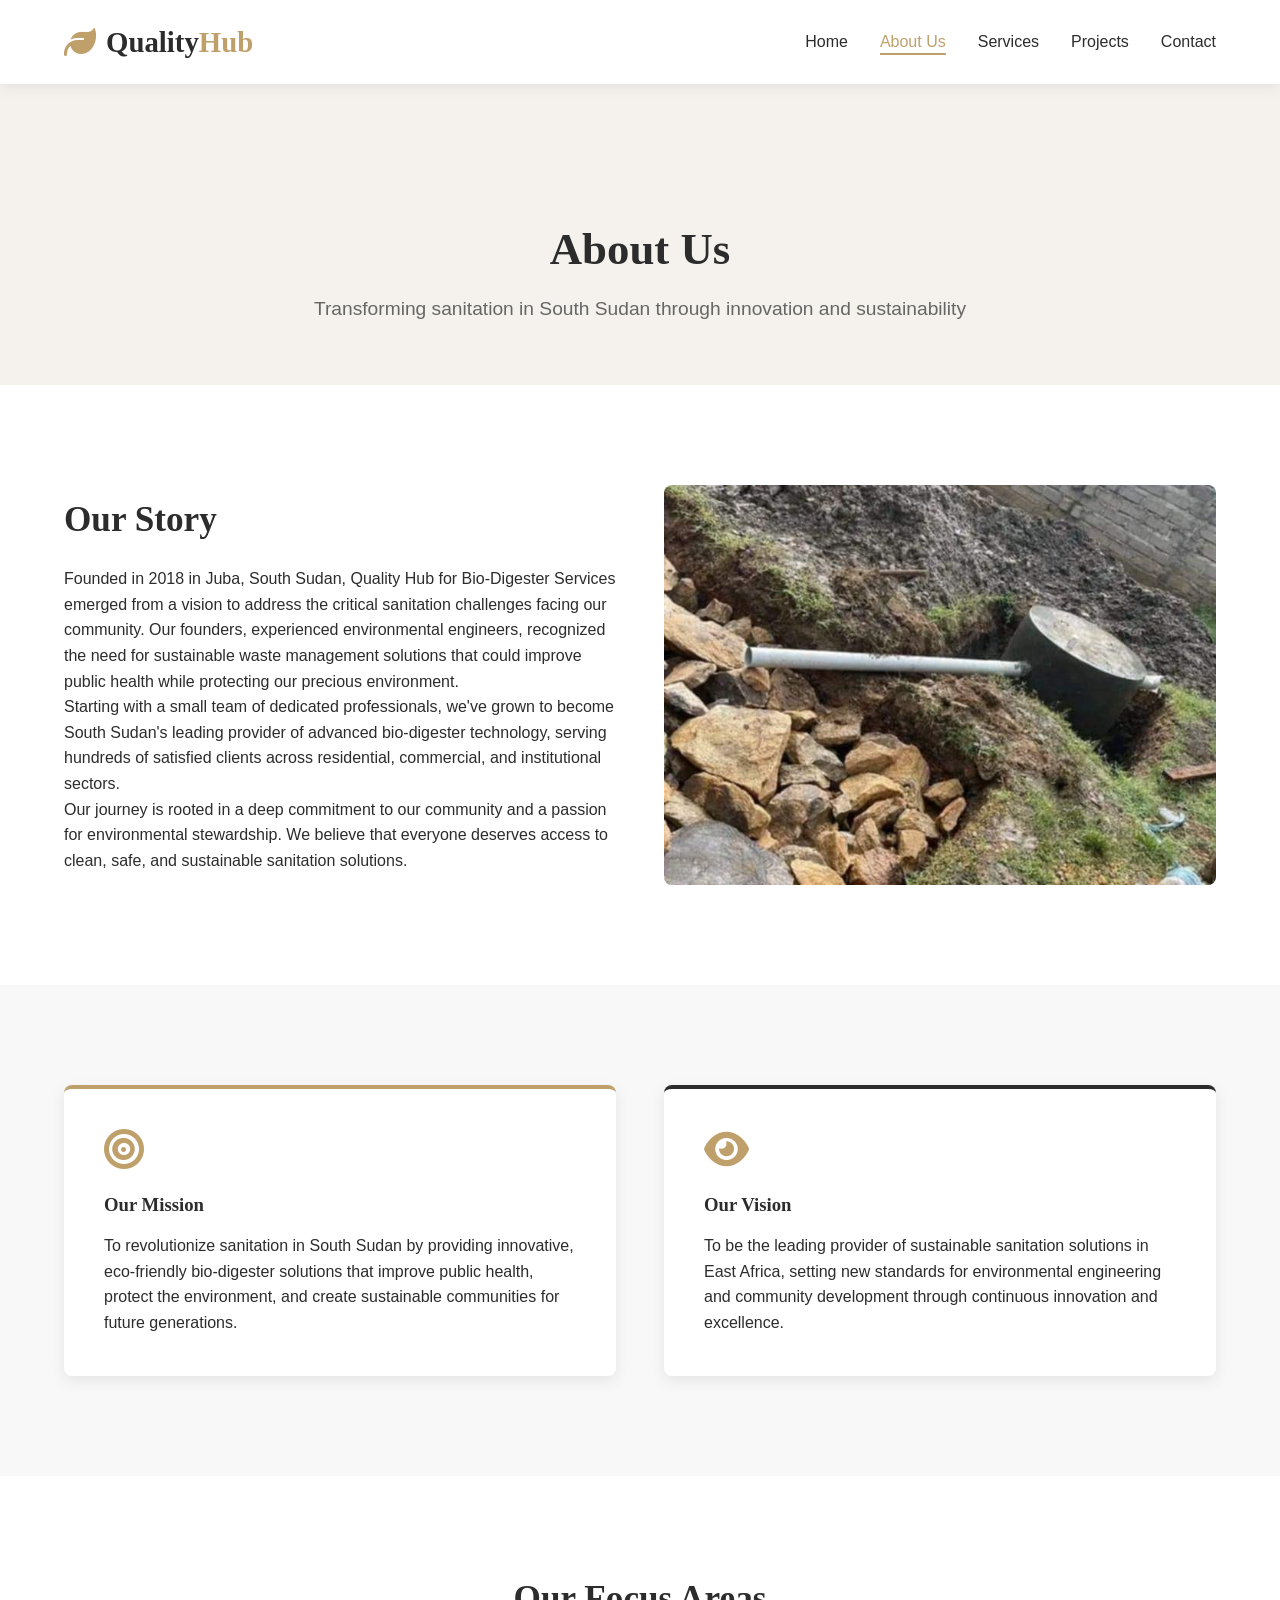
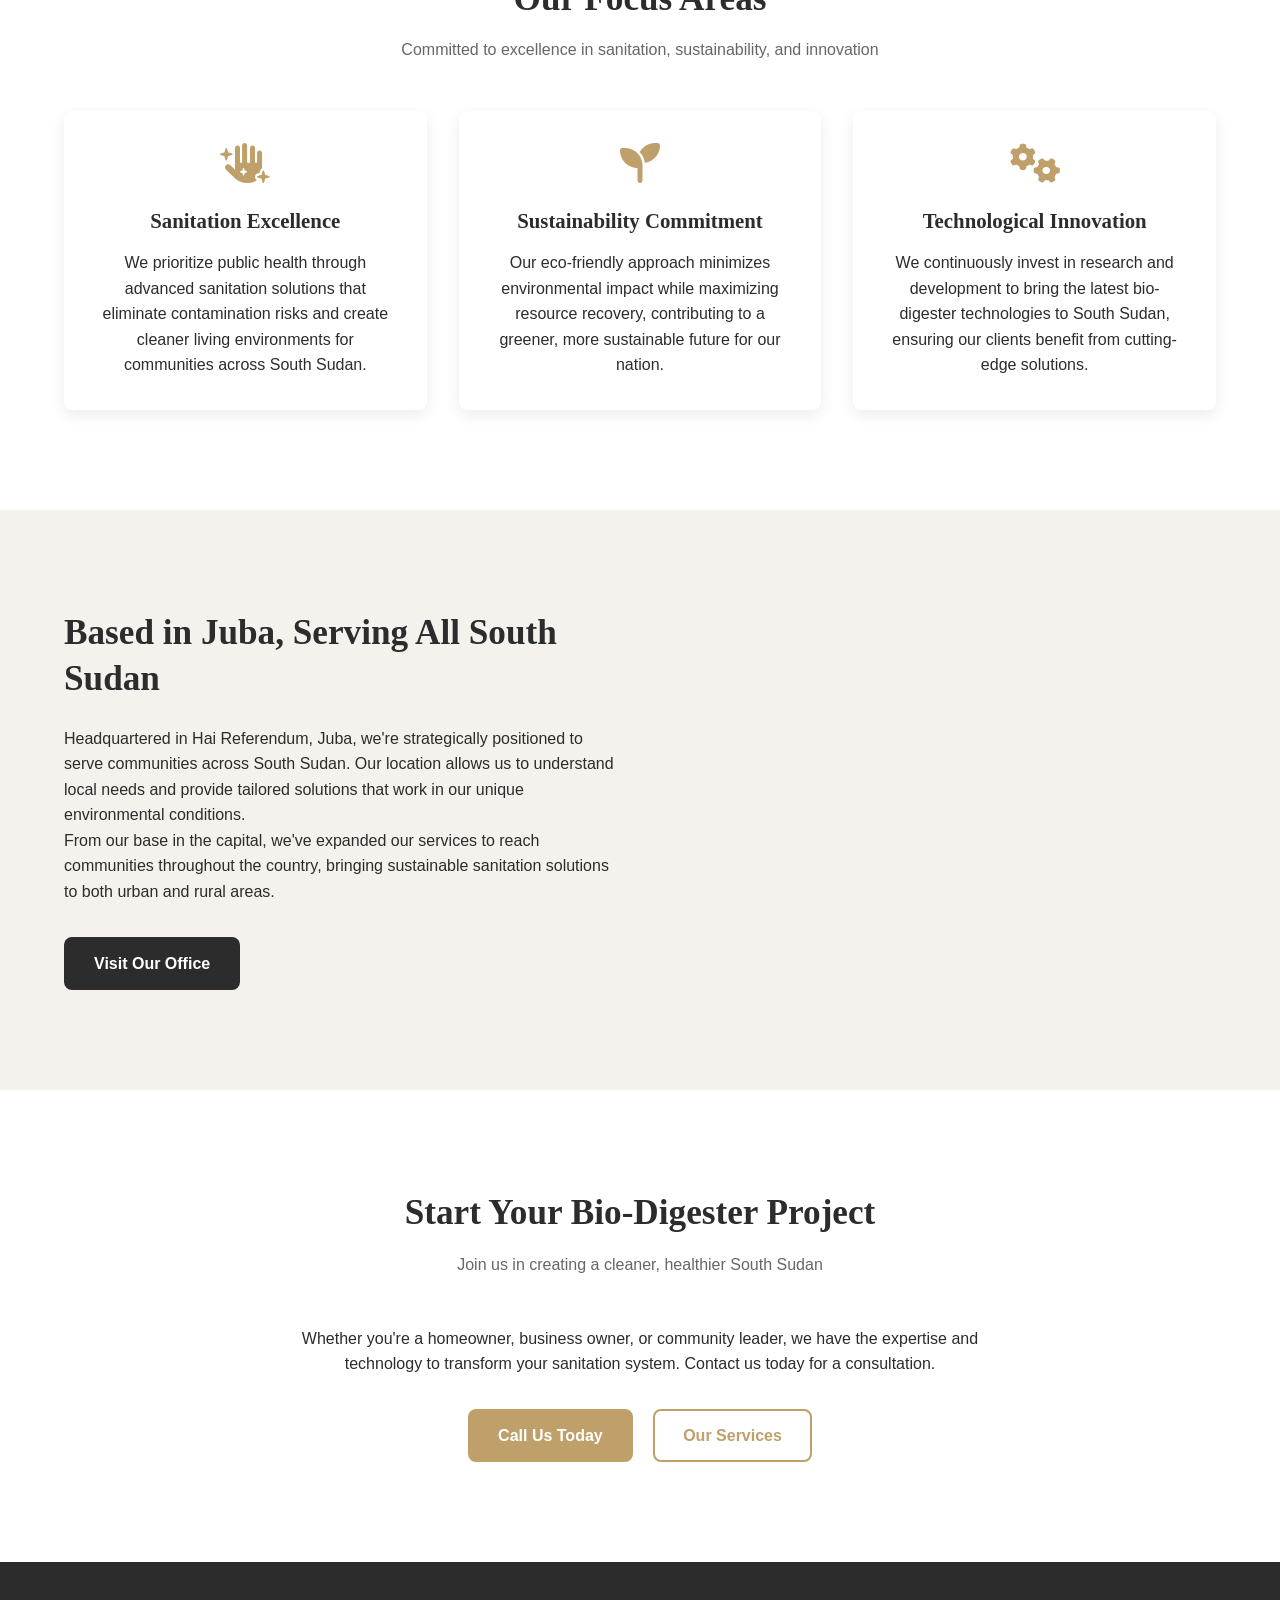
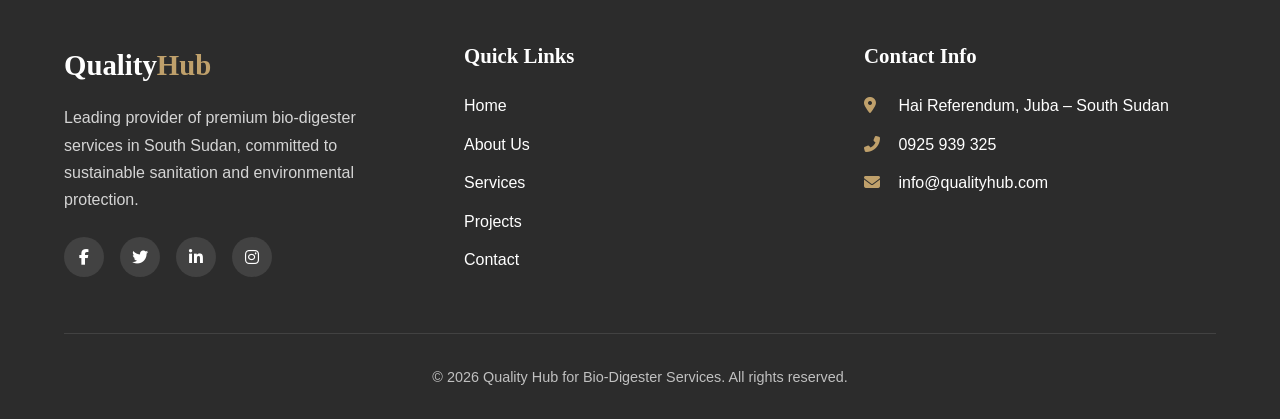
<file: about.html>
<!DOCTYPE html>
<html lang="en">
<head>
    <meta charset="UTF-8">
    <meta name="viewport" content="width=device-width, initial-scale=1.0">
    <title>About Us | Quality Hub for Bio-Digester Services</title>
    <link rel="stylesheet" href="style.css">
    <link rel="stylesheet" href="https://cdnjs.cloudflare.com/ajax/libs/font-awesome/6.4.0/css/all.min.css">
    <link href="https://fonts.googleapis.com/css2?family=Poppins:wght@300;400;500;600;700&family=Inter:wght@300;400;500;600;700&display=swap" rel="stylesheet">
</head>
<body>
    <!-- Header -->
    <header>
        <div class="container">
            <div class="header-content">
                <a href="index.html" class="logo">
                    <i class="fas fa-leaf logo-icon"></i>
                    <div class="logo-text">Quality<span>Hub</span></div>
                </a>
                <div class="mobile-menu-btn">
                    <i class="fas fa-bars"></i>
                </div>
                <nav>
                    <ul>
                        <li><a href="index.html">Home</a></li>
                        <li><a href="about.html" class="active">About Us</a></li>
                        <li><a href="services.html">Services</a></li>
                        <li><a href="projects.html">Projects</a></li>
                        <li><a href="contact.html">Contact</a></li>
                    </ul>
                </nav>
            </div>
        </div>
    </header>

    <!-- Page Header -->
    <section class="page-header">
        <div class="container">
            <h1>About Us</h1>
            <p>Transforming sanitation in South Sudan through innovation and sustainability</p>
        </div>
    </section>

    <!-- Company Background -->
    <section class="about">
        <div class="container">
            <div class="about-content">
                <div class="about-text">
                    <h2>Our Story</h2>
                    <p>Founded in 2018 in Juba, South Sudan, Quality Hub for Bio-Digester Services emerged from a vision to address the critical sanitation challenges facing our community. Our founders, experienced environmental engineers, recognized the need for sustainable waste management solutions that could improve public health while protecting our precious environment.</p>
                    <p>Starting with a small team of dedicated professionals, we've grown to become South Sudan's leading provider of advanced bio-digester technology, serving hundreds of satisfied clients across residential, commercial, and institutional sectors.</p>
                    <p>Our journey is rooted in a deep commitment to our community and a passion for environmental stewardship. We believe that everyone deserves access to clean, safe, and sustainable sanitation solutions.</p>
                </div>
                <div class="about-image">
                    <div style="height: 400px; border-radius: var(--border-radius); background-image: url('assets/aquali.jpg'); background-size: cover; background-position: center;"></div>
                </div>
            </div>
        </div>
    </section>

    <!-- Mission & Vision -->
    <section class="about-mission">
        <div class="container">
            <div class="mission-vision-grid">
                <div class="mission-card">
                    <i class="fas fa-bullseye"></i>
                    <h3>Our Mission</h3>
                    <p>To revolutionize sanitation in South Sudan by providing innovative, eco-friendly bio-digester solutions that improve public health, protect the environment, and create sustainable communities for future generations.</p>
                </div>
                <div class="vision-card">
                    <i class="fas fa-eye"></i>
                    <h3>Our Vision</h3>
                    <p>To be the leading provider of sustainable sanitation solutions in East Africa, setting new standards for environmental engineering and community development through continuous innovation and excellence.</p>
                </div>
            </div>
        </div>
    </section>

    <!-- Focus Areas -->
    <section class="about">
        <div class="container">
            <div class="section-title">
                <h2>Our Focus Areas</h2>
                <p>Committed to excellence in sanitation, sustainability, and innovation</p>
            </div>
            <div class="why-choose-grid">
                <div class="choose-card">
                    <i class="fas fa-hand-sparkles"></i>
                    <h3>Sanitation Excellence</h3>
                    <p>We prioritize public health through advanced sanitation solutions that eliminate contamination risks and create cleaner living environments for communities across South Sudan.</p>
                </div>
                <div class="choose-card">
                    <i class="fas fa-seedling"></i>
                    <h3>Sustainability Commitment</h3>
                    <p>Our eco-friendly approach minimizes environmental impact while maximizing resource recovery, contributing to a greener, more sustainable future for our nation.</p>
                </div>
                <div class="choose-card">
                    <i class="fas fa-cogs"></i>
                    <h3>Technological Innovation</h3>
                    <p>We continuously invest in research and development to bring the latest bio-digester technologies to South Sudan, ensuring our clients benefit from cutting-edge solutions.</p>
                </div>
            </div>
        </div>
    </section>

    <!-- Location Section -->
    <section class="trust-section">
        <div class="container">
            <div class="about-content">
                <div class="about-text">
                    <h2>Based in Juba, Serving All South Sudan</h2>
                    <p>Headquartered in Hai Referendum, Juba, we're strategically positioned to serve communities across South Sudan. Our location allows us to understand local needs and provide tailored solutions that work in our unique environmental conditions.</p>
                    <p>From our base in the capital, we've expanded our services to reach communities throughout the country, bringing sustainable sanitation solutions to both urban and rural areas.</p>
                    <div style="margin-top: 2rem;">
                        <a href="contact.html" class="btn btn-accent">Visit Our Office</a>
                    </div>
                </div>
                <div class="about-image">
                    <div style="height: 300px; border-radius: var(--border-radius); background-image: url('https://images.unsplash.com/photo-1523480717984-24cba35ae1eb?ixlib=rb-4.0.3&auto=format&fit=crop&w=2070&q=80'); background-size: cover; background-position: center;"></div>
                </div>
            </div>
        </div>
    </section>

    <!-- CTA Section -->
    <section class="about">
        <div class="container">
            <div class="section-title">
                <h2>Start Your Bio-Digester Project</h2>
                <p>Join us in creating a cleaner, healthier South Sudan</p>
            </div>
            <div class="text-center">
                <p style="max-width: 700px; margin: 0 auto 2rem;">Whether you're a homeowner, business owner, or community leader, we have the expertise and technology to transform your sanitation system. Contact us today for a consultation.</p>
                <div>
                    <a href="contact.html" class="btn" style="margin-right: 1rem;">Call Us Today</a>
                    <a href="services.html" class="btn btn-outline">Our Services</a>
                </div>
            </div>
        </div>
    </section>

    <!-- Footer -->
    <footer>
        <div class="container">
            <div class="footer-container">
                <div class="footer-about">
                    <div class="footer-logo">Quality<span>Hub</span></div>
                    <p>Leading provider of premium bio-digester services in South Sudan, committed to sustainable sanitation and environmental protection.</p>
                    <div class="social-icons">
                        <a href="#" class="social-icon"><i class="fab fa-facebook-f"></i></a>
                        <a href="#" class="social-icon"><i class="fab fa-twitter"></i></a>
                        <a href="#" class="social-icon"><i class="fab fa-linkedin-in"></i></a>
                        <a href="#" class="social-icon"><i class="fab fa-instagram"></i></a>
                    </div>
                </div>
                <div class="footer-links">
                    <h4>Quick Links</h4>
                    <ul>
                        <li><a href="index.html">Home</a></li>
                        <li><a href="about.html">About Us</a></li>
                        <li><a href="services.html">Services</a></li>
                        <li><a href="projects.html">Projects</a></li>
                        <li><a href="contact.html">Contact</a></li>
                    </ul>
                </div>
                <div class="footer-contact">
                    <h4>Contact Info</h4>
                    <ul>
                        <li><i class="fas fa-map-marker-alt"></i> Hai Referendum, Juba – South Sudan</li>
                        <li><i class="fas fa-phone-alt"></i> 0925 939 325</li>
                        <li><i class="fas fa-envelope"></i> info@qualityhub.com</li>
                    </ul>
                </div>
            </div>
            <div class="copyright">
                <p>&copy; 2026 Quality Hub for Bio-Digester Services. All rights reserved.</p>
            </div>
        </div>
    </footer>

    <script src="script.js"></script>
</body>
</html>
</file>
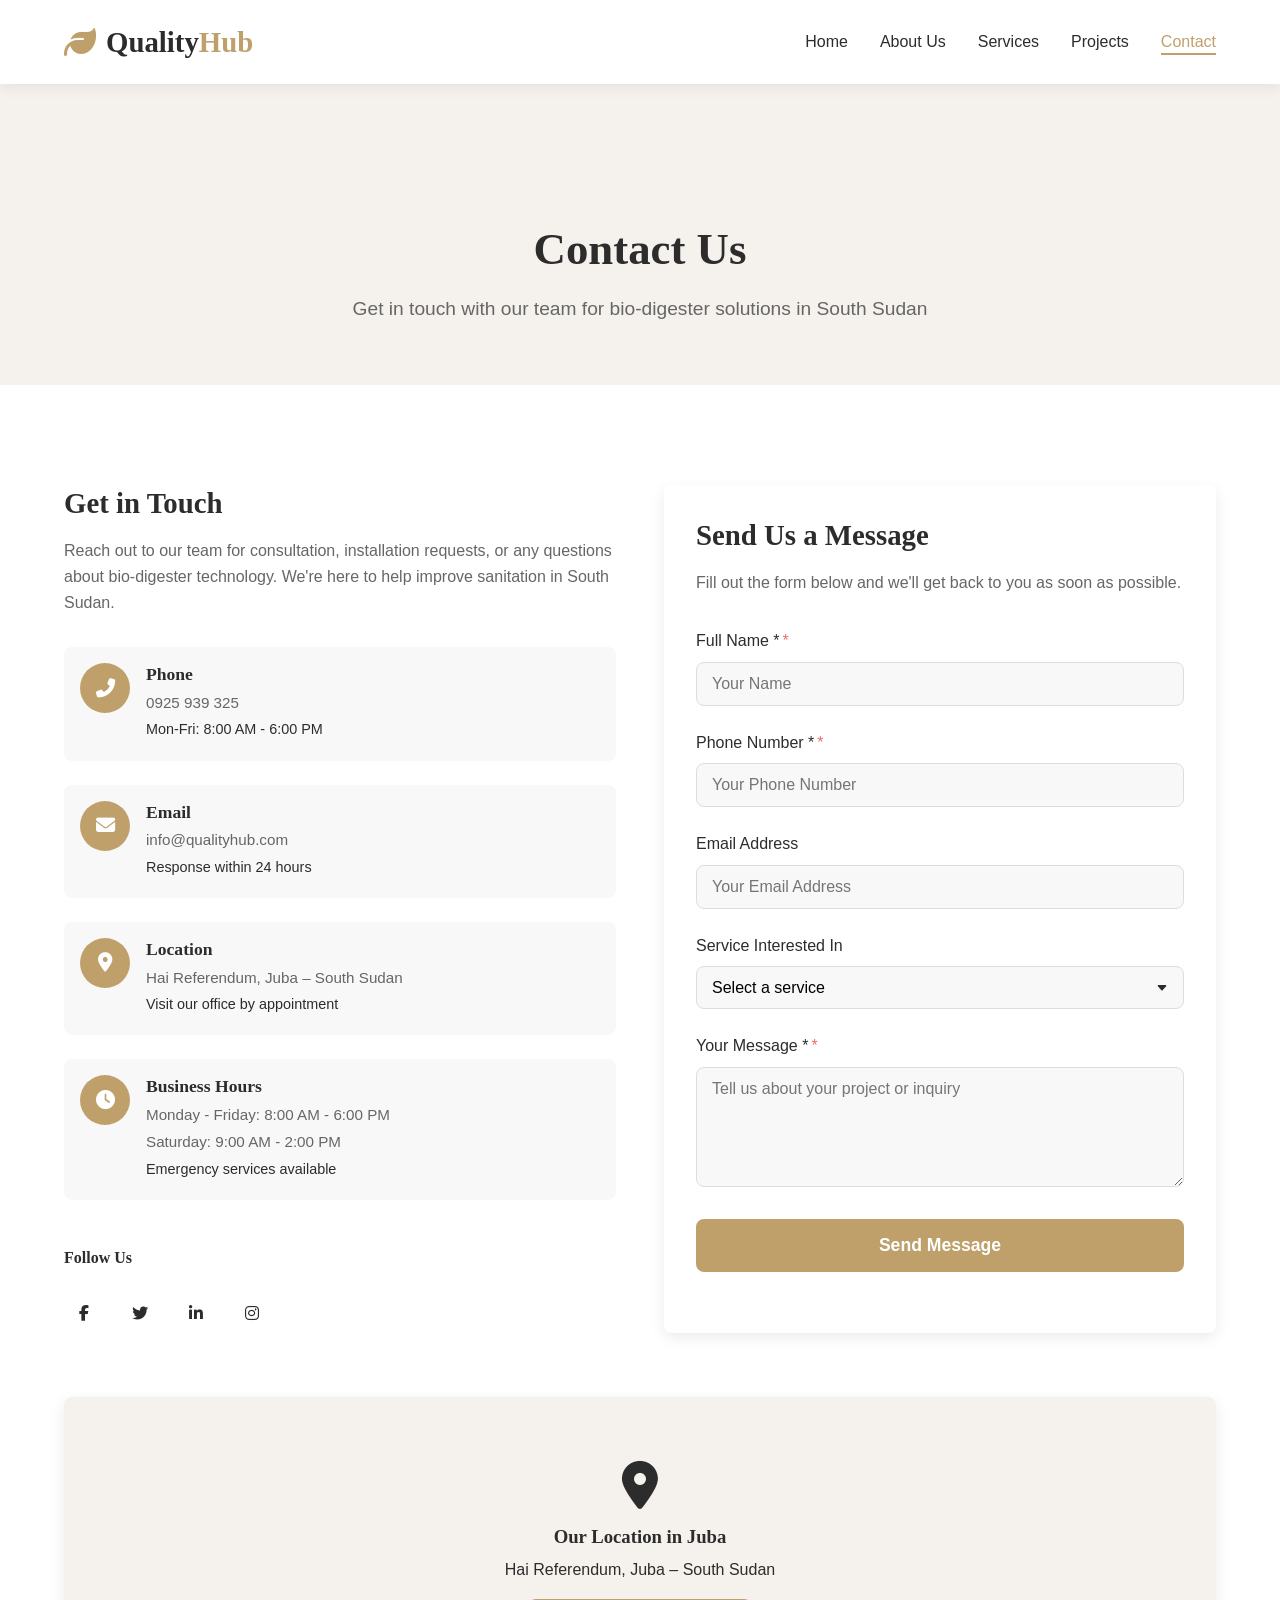
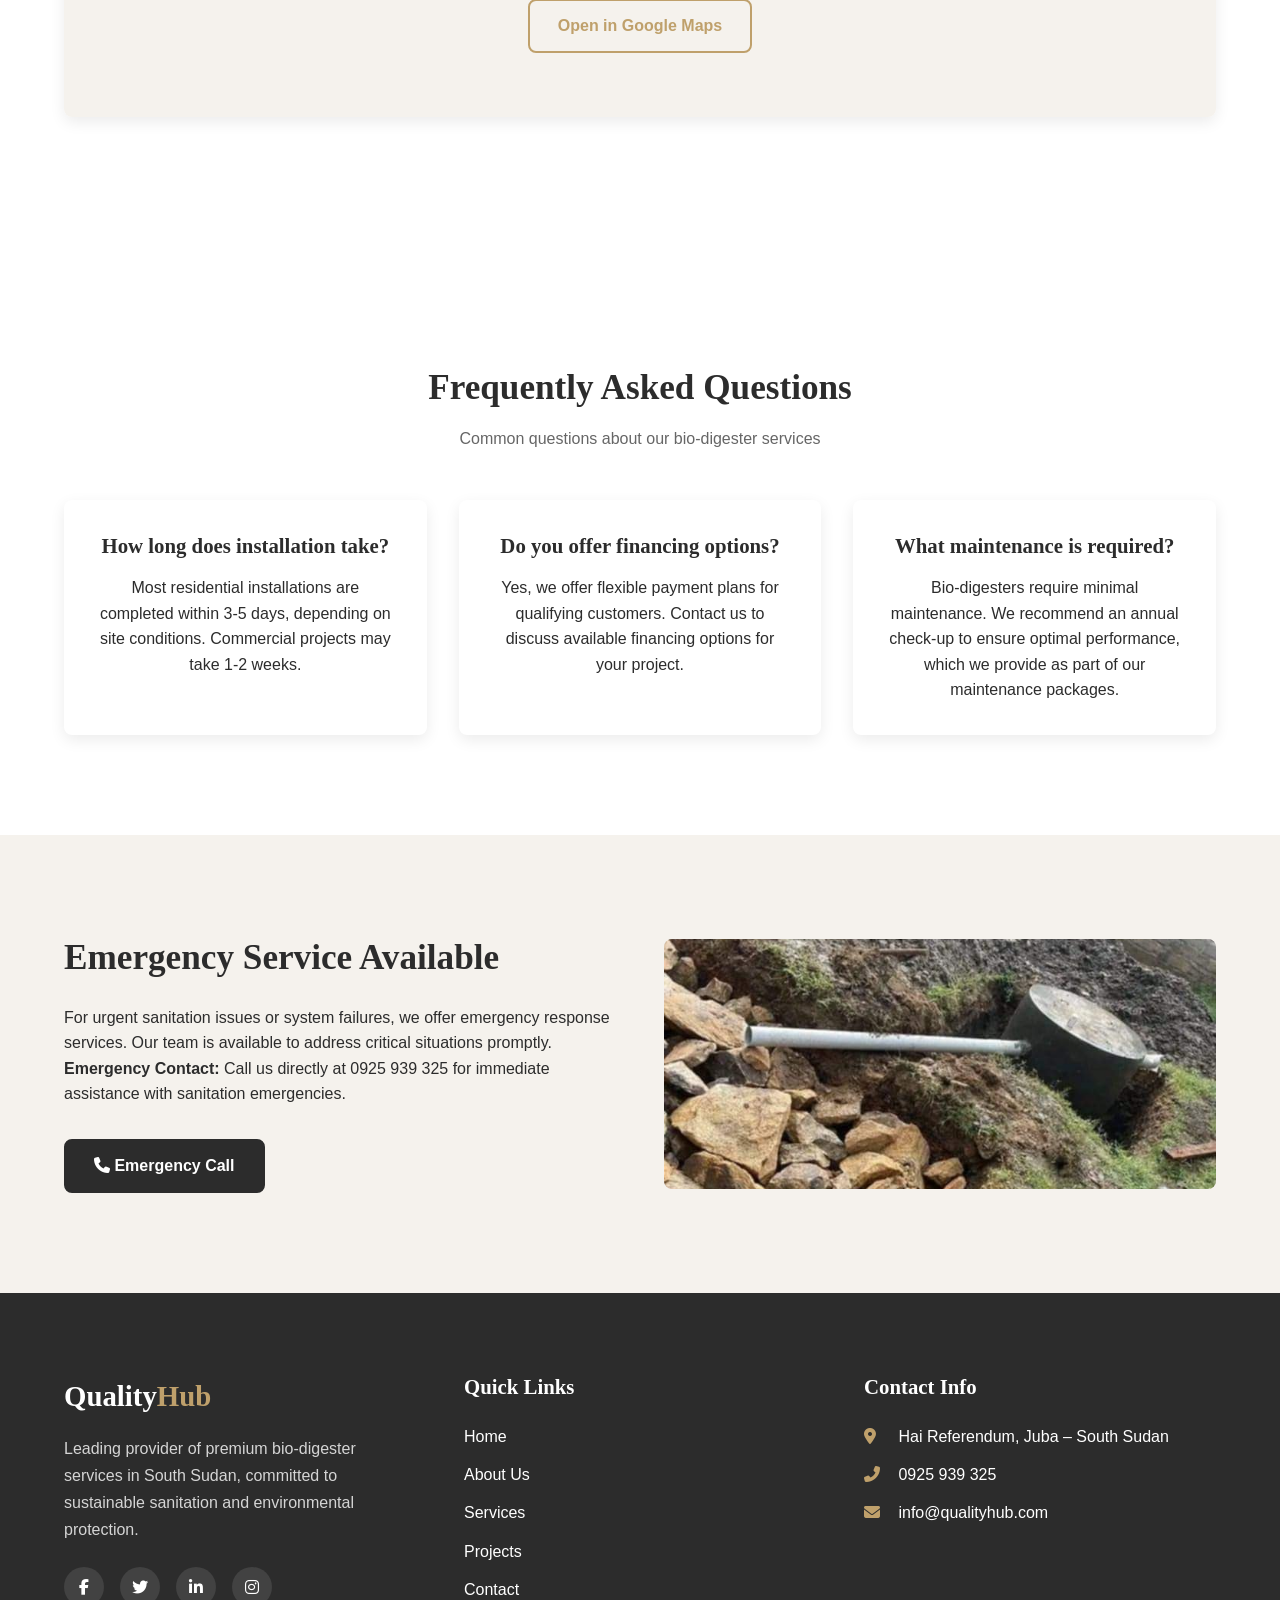
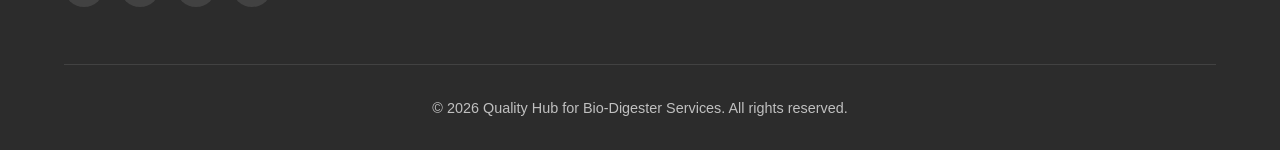
<file: contact.html>
<!DOCTYPE html>
<html lang="en">
<head>
    <meta charset="UTF-8">
    <meta name="viewport" content="width=device-width, initial-scale=1.0">
    <title>Contact Us | Quality Hub for Bio-Digester Services</title>
    <link rel="stylesheet" href="style.css">
    <link rel="stylesheet" href="https://cdnjs.cloudflare.com/ajax/libs/font-awesome/6.4.0/css/all.min.css">
    <link href="https://fonts.googleapis.com/css2?family=Poppins:wght@300;400;500;600;700&family=Inter:wght@300;400;500;600;700&display=swap" rel="stylesheet">
</head>
<body>
    <!-- Header -->
    <header>
        <div class="container">
            <div class="header-content">
                <a href="index.html" class="logo">
                    <i class="fas fa-leaf logo-icon"></i>
                    <div class="logo-text">Quality<span>Hub</span></div>
                </a>
                <div class="mobile-menu-btn">
                    <i class="fas fa-bars"></i>
                </div>
                <nav>
                    <ul>
                        <li><a href="index.html">Home</a></li>
                        <li><a href="about.html">About Us</a></li>
                        <li><a href="services.html">Services</a></li>
                        <li><a href="projects.html">Projects</a></li>
                        <li><a href="contact.html" class="active">Contact</a></li>
                    </ul>
                </nav>
            </div>
        </div>
    </header>

    <!-- Page Header -->
    <section class="page-header">
        <div class="container">
            <h1>Contact Us</h1>
            <p>Get in touch with our team for bio-digester solutions in South Sudan</p>
        </div>
    </section>

    <!-- Contact Section -->
    <section class="contact">
        <div class="container">
            <div class="contact-container">
                <div class="contact-info">
                    <h3>Get in Touch</h3>
                    <p>Reach out to our team for consultation, installation requests, or any questions about bio-digester technology. We're here to help improve sanitation in South Sudan.</p>
                    
                    <div class="contact-details">
                        <div class="contact-detail">
                            <div class="contact-icon">
                                <i class="fas fa-phone-alt"></i>
                            </div>
                            <div>
                                <h4>Phone</h4>
                                <p>0925 939 325</p>
                                <p style="font-size: 0.9rem; color: var(--gray);">Mon-Fri: 8:00 AM - 6:00 PM</p>
                            </div>
                        </div>
                        <div class="contact-detail">
                            <div class="contact-icon">
                                <i class="fas fa-envelope"></i>
                            </div>
                            <div>
                                <h4>Email</h4>
                                <p>info@qualityhub.com</p>
                                <p style="font-size: 0.9rem; color: var(--gray);">Response within 24 hours</p>
                            </div>
                        </div>
                        <div class="contact-detail">
                            <div class="contact-icon">
                                <i class="fas fa-map-marker-alt"></i>
                            </div>
                            <div>
                                <h4>Location</h4>
                                <p>Hai Referendum, Juba – South Sudan</p>
                                <p style="font-size: 0.9rem; color: var(--gray);">Visit our office by appointment</p>
                            </div>
                        </div>
                        <div class="contact-detail">
                            <div class="contact-icon">
                                <i class="fas fa-clock"></i>
                            </div>
                            <div>
                                <h4>Business Hours</h4>
                                <p>Monday - Friday: 8:00 AM - 6:00 PM</p>
                                <p>Saturday: 9:00 AM - 2:00 PM</p>
                                <p style="font-size: 0.9rem; color: var(--gray);">Emergency services available</p>
                            </div>
                        </div>
                    </div>
                    
                    <div>
                        <h4>Follow Us</h4>
                        <div class="social-icons">
                            <a href="#" class="social-icon"><i class="fab fa-facebook-f"></i></a>
                            <a href="#" class="social-icon"><i class="fab fa-twitter"></i></a>
                            <a href="#" class="social-icon"><i class="fab fa-linkedin-in"></i></a>
                            <a href="#" class="social-icon"><i class="fab fa-instagram"></i></a>
                        </div>
                    </div>
                </div>
                
                <div class="contact-form">
                    <h3>Send Us a Message</h3>
                    <p>Fill out the form below and we'll get back to you as soon as possible.</p>
                    
                    <form id="contactForm">
                        <div class="form-group">
                            <label for="name">Full Name *</label>
                            <input type="text" id="name" class="form-control" placeholder="Your Name" required>
                        </div>
                        
                        <div class="form-group">
                            <label for="phone">Phone Number *</label>
                            <input type="tel" id="phone" class="form-control" placeholder="Your Phone Number" required>
                        </div>
                        
                        <div class="form-group">
                            <label for="email">Email Address</label>
                            <input type="email" id="email" class="form-control" placeholder="Your Email Address">
                        </div>
                        
                        <div class="form-group">
                            <label for="service">Service Interested In</label>
                            <select id="service" class="form-control">
                                <option value="">Select a service</option>
                                <option value="installation">Bio-Digester Installation</option>
                                <option value="residential">Residential Systems</option>
                                <option value="commercial">Commercial Systems</option>
                                <option value="replacement">Septic Tank Replacement</option>
                                <option value="consultation">Consultation & Assessment</option>
                                <option value="maintenance">Maintenance Support</option>
                            </select>
                        </div>
                        
                        <div class="form-group">
                            <label for="message">Your Message *</label>
                            <textarea id="message" class="form-control" rows="5" placeholder="Tell us about your project or inquiry" required></textarea>
                        </div>
                        
                        <button type="submit" class="btn btn-block">Send Message</button>
                    </form>
                </div>
            </div>
            
            <!-- Map Section -->
            <div class="map-container">
                <div class="map-placeholder">
                    <div class="text-center">
                        <i class="fas fa-map-marker-alt" style="font-size: 3rem; margin-bottom: 1rem; color: var(--primary-green);"></i>
                        <h3>Our Location in Juba</h3>
                        <p>Hai Referendum, Juba – South Sudan</p>
                        <p style="margin-top: 1rem;"><a href="https://maps.google.com/?q=Hai+Referendum,+Juba,+South+Sudan" target="_blank" class="btn btn-outline">Open in Google Maps</a></p>
                    </div>
                </div>
            </div>
        </div>
    </section>

    <!-- FAQ Section -->
    <section class="about">
        <div class="container">
            <div class="section-title">
                <h2>Frequently Asked Questions</h2>
                <p>Common questions about our bio-digester services</p>
            </div>
            
            <div class="why-choose-grid">
                <div class="choose-card">
                    <h3>How long does installation take?</h3>
                    <p>Most residential installations are completed within 3-5 days, depending on site conditions. Commercial projects may take 1-2 weeks.</p>
                </div>
                
                <div class="choose-card">
                    <h3>Do you offer financing options?</h3>
                    <p>Yes, we offer flexible payment plans for qualifying customers. Contact us to discuss available financing options for your project.</p>
                </div>
                
                <div class="choose-card">
                    <h3>What maintenance is required?</h3>
                    <p>Bio-digesters require minimal maintenance. We recommend an annual check-up to ensure optimal performance, which we provide as part of our maintenance packages.</p>
                </div>
            </div>
        </div>
    </section>

    <!-- Emergency CTA -->
    <section class="trust-section">
        <div class="container">
            <div class="about-content">
                <div class="about-text">
                    <h2>Emergency Service Available</h2>
                    <p>For urgent sanitation issues or system failures, we offer emergency response services. Our team is available to address critical situations promptly.</p>
                    <p><strong>Emergency Contact:</strong> Call us directly at 0925 939 325 for immediate assistance with sanitation emergencies.</p>
                    <div style="margin-top: 2rem;">
                        <a href="tel:+0925939325" class="btn btn-accent"><i class="fas fa-phone"></i> Emergency Call</a>
                    </div>
                </div>
                <div class="about-image">
                    <div style="height: 250px; border-radius: var(--border-radius); background-image: url('assets/aquali.jpg'); background-size: cover; background-position: center;"></div>
                </div>
            </div>
        </div>
    </section>

    <!-- Footer -->
    <footer>
        <div class="container">
            <div class="footer-container">
                <div class="footer-about">
                    <div class="footer-logo">Quality<span>Hub</span></div>
                    <p>Leading provider of premium bio-digester services in South Sudan, committed to sustainable sanitation and environmental protection.</p>
                    <div class="social-icons">
                        <a href="#" class="social-icon"><i class="fab fa-facebook-f"></i></a>
                        <a href="#" class="social-icon"><i class="fab fa-twitter"></i></a>
                        <a href="#" class="social-icon"><i class="fab fa-linkedin-in"></i></a>
                        <a href="#" class="social-icon"><i class="fab fa-instagram"></i></a>
                    </div>
                </div>
                <div class="footer-links">
                    <h4>Quick Links</h4>
                    <ul>
                        <li><a href="index.html">Home</a></li>
                        <li><a href="about.html">About Us</a></li>
                        <li><a href="services.html">Services</a></li>
                        <li><a href="projects.html">Projects</a></li>
                        <li><a href="contact.html">Contact</a></li>
                    </ul>
                </div>
                <div class="footer-contact">
                    <h4>Contact Info</h4>
                    <ul>
                        <li><i class="fas fa-map-marker-alt"></i> Hai Referendum, Juba – South Sudan</li>
                        <li><i class="fas fa-phone-alt"></i> 0925 939 325</li>
                        <li><i class="fas fa-envelope"></i> info@qualityhub.com</li>
                    </ul>
                </div>
            </div>
            <div class="copyright">
                <p>&copy; 2026 Quality Hub for Bio-Digester Services. All rights reserved.</p>
            </div>
        </div>
    </footer>

    <script src="script.js"></script>
</body>
</html>
</file>
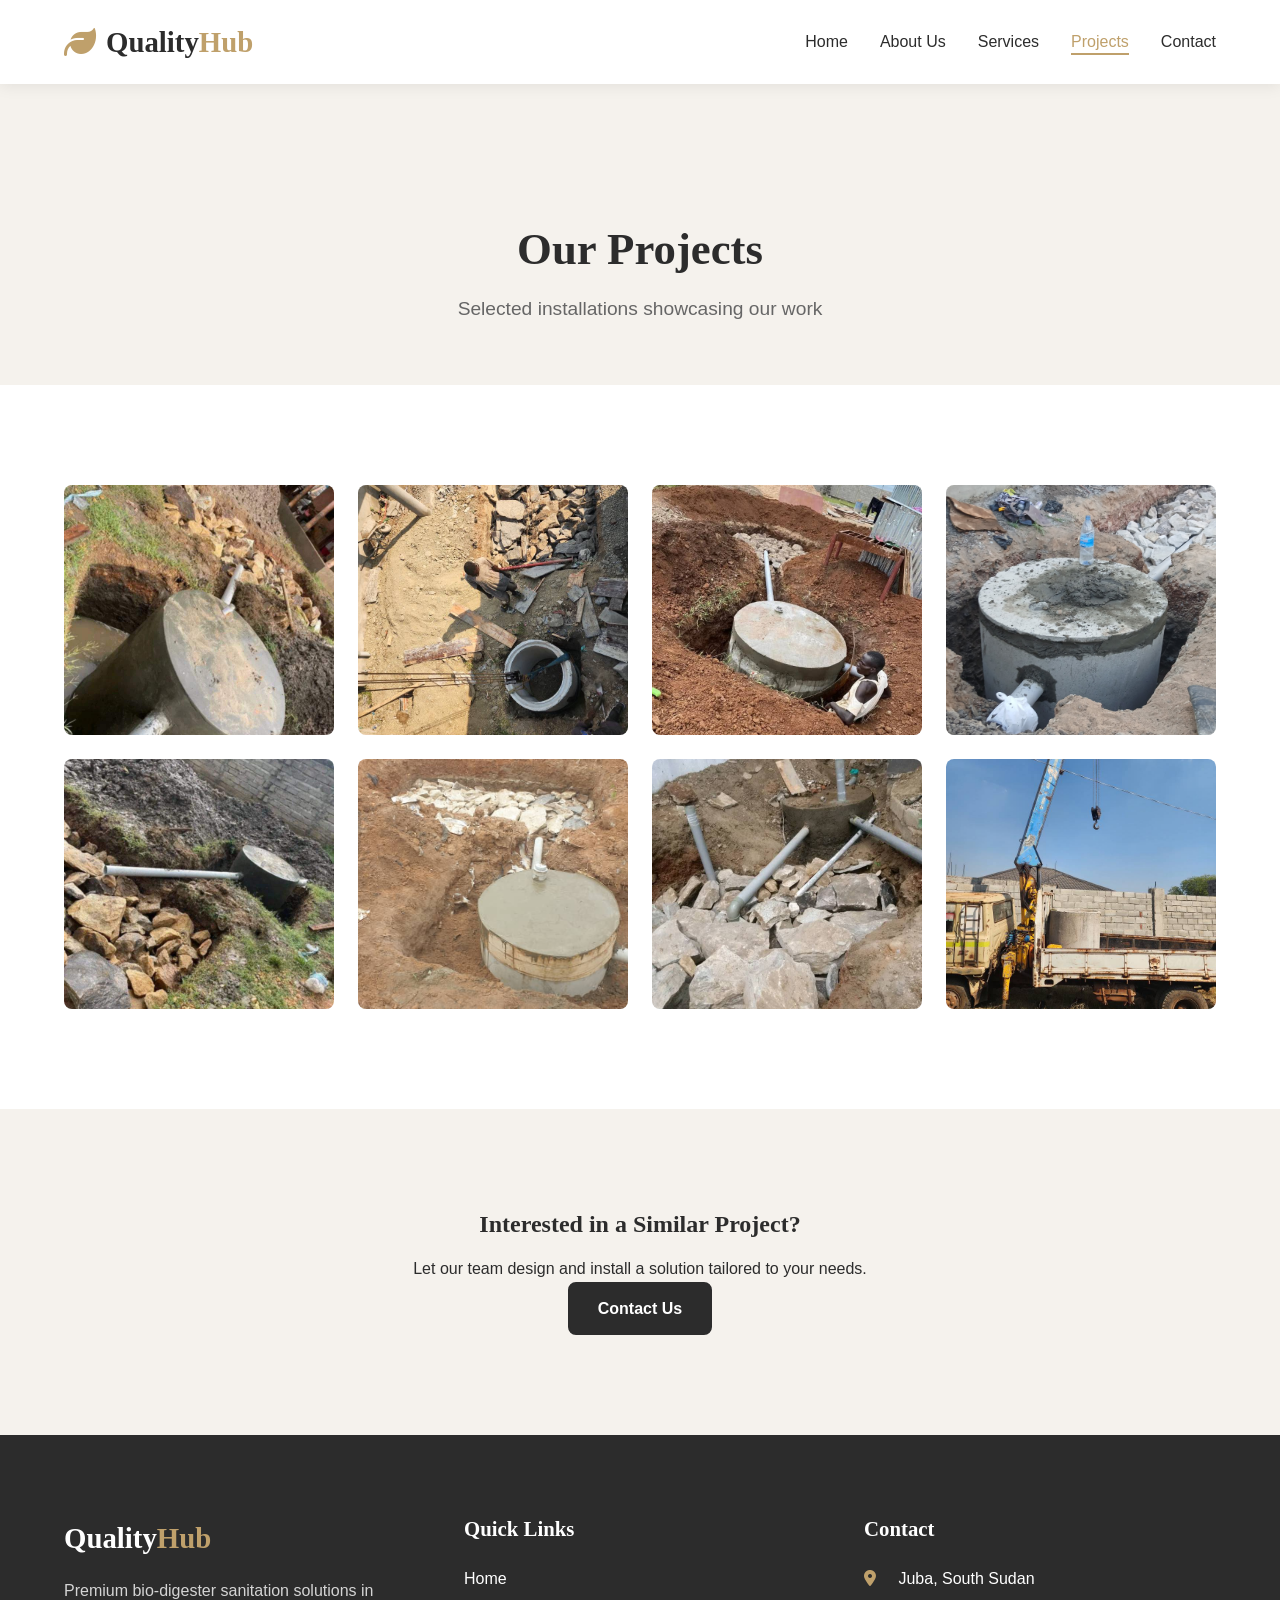
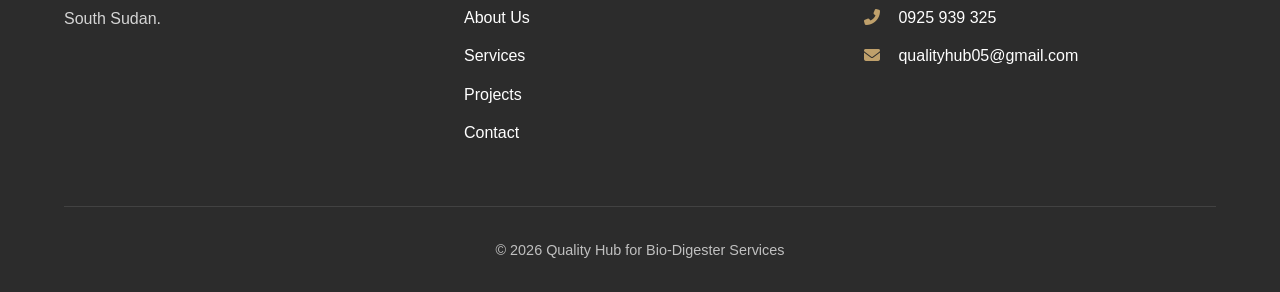
<file: projects.html>
<!DOCTYPE html>
<html lang="en">
<head>
    <meta charset="UTF-8">
    <meta name="viewport" content="width=device-width, initial-scale=1.0">
    <title>Projects | Quality Hub for Bio-Digester Services</title>

    <link rel="stylesheet" href="style.css">
    <link rel="stylesheet" href="https://cdnjs.cloudflare.com/ajax/libs/font-awesome/6.4.0/css/all.min.css">
    <link href="https://fonts.googleapis.com/css2?family=Poppins:wght@300;400;500;600;700&family=Inter:wght@300;400;500;600;700&display=swap" rel="stylesheet">
</head>

<body>

<!-- Header -->
<header>
    <div class="container">
        <div class="header-content">
            <a href="index.html" class="logo">
                <i class="fas fa-leaf logo-icon"></i>
                <div class="logo-text">Quality<span>Hub</span></div>
            </a>

            <div class="mobile-menu-btn">
                <i class="fas fa-bars"></i>
            </div>

            <nav>
                <ul>
                    <li><a href="index.html">Home</a></li>
                    <li><a href="about.html">About Us</a></li>
                    <li><a href="services.html">Services</a></li>
                    <li><a href="projects.html" class="active">Projects</a></li>
                    <li><a href="contact.html">Contact</a></li>
                </ul>
            </nav>
        </div>
    </div>
</header>

<!-- Page Header -->
<section class="page-header">
    <div class="container">
        <h1>Our Projects</h1>
        <p>Selected installations showcasing our work</p>
    </div>
</section>

<!-- Projects Image Gallery -->
<section class="projects">
    <div class="container">

        <div class="projects-grid image-only-grid">

            <div class="project-image" style="background-image:url('assets/aqua.jpg');"></div>

            <div class="project-image" style="background-image:url('assets/aquaa.jpg');"></div>

            <div class="project-image" style="background-image:url('assets/aqual.jpg');"></div>

            <div class="project-image" style="background-image:url('assets/aquala.jpg');"></div>

            <div class="project-image" style="background-image:url('assets/aquali.jpg');"></div>

            <div class="project-image" style="background-image:url('assets/aqualit.jpg');"></div>
            
            <div class="project-image" style="background-image:url('assets/aquality.jpg');"></div>

            <div class="project-image" style="background-image:url('assets/aquaq.jpg');"></div>

        </div>

    </div>
</section>

<!-- CTA -->
<section class="trust-section">
    <div class="container text-center">
        <h2>Interested in a Similar Project?</h2>
        <p>Let our team design and install a solution tailored to your needs.</p>
        <a href="contact.html" class="btn btn-accent">Contact Us</a>
    </div>
</section>

<!-- Footer -->
<footer>
    <div class="container">
        <div class="footer-container">

            <div class="footer-about">
                <div class="footer-logo">Quality<span>Hub</span></div>
                <p>Premium bio-digester sanitation solutions in South Sudan.</p>
            </div>

            <div class="footer-links">
                <h4>Quick Links</h4>
                <ul>
                    <li><a href="index.html">Home</a></li>
                    <li><a href="about.html">About Us</a></li>
                    <li><a href="services.html">Services</a></li>
                    <li><a href="projects.html">Projects</a></li>
                    <li><a href="contact.html">Contact</a></li>
                </ul>
            </div>

            <div class="footer-contact">
                <h4>Contact</h4>
                <ul>
                    <li><i class="fas fa-map-marker-alt"></i> Juba, South Sudan</li>
                    <li><i class="fas fa-phone-alt"></i> 0925 939 325</li>
                    <li><i class="fas fa-envelope"></i> qualityhub05@gmail.com</li>
                </ul>
            </div>

        </div>

        <div class="copyright">
            <p>&copy; 2026 Quality Hub for Bio-Digester Services</p>
        </div>
    </div>
</footer>

<script src="script.js"></script>
</body>
</html>
</file>
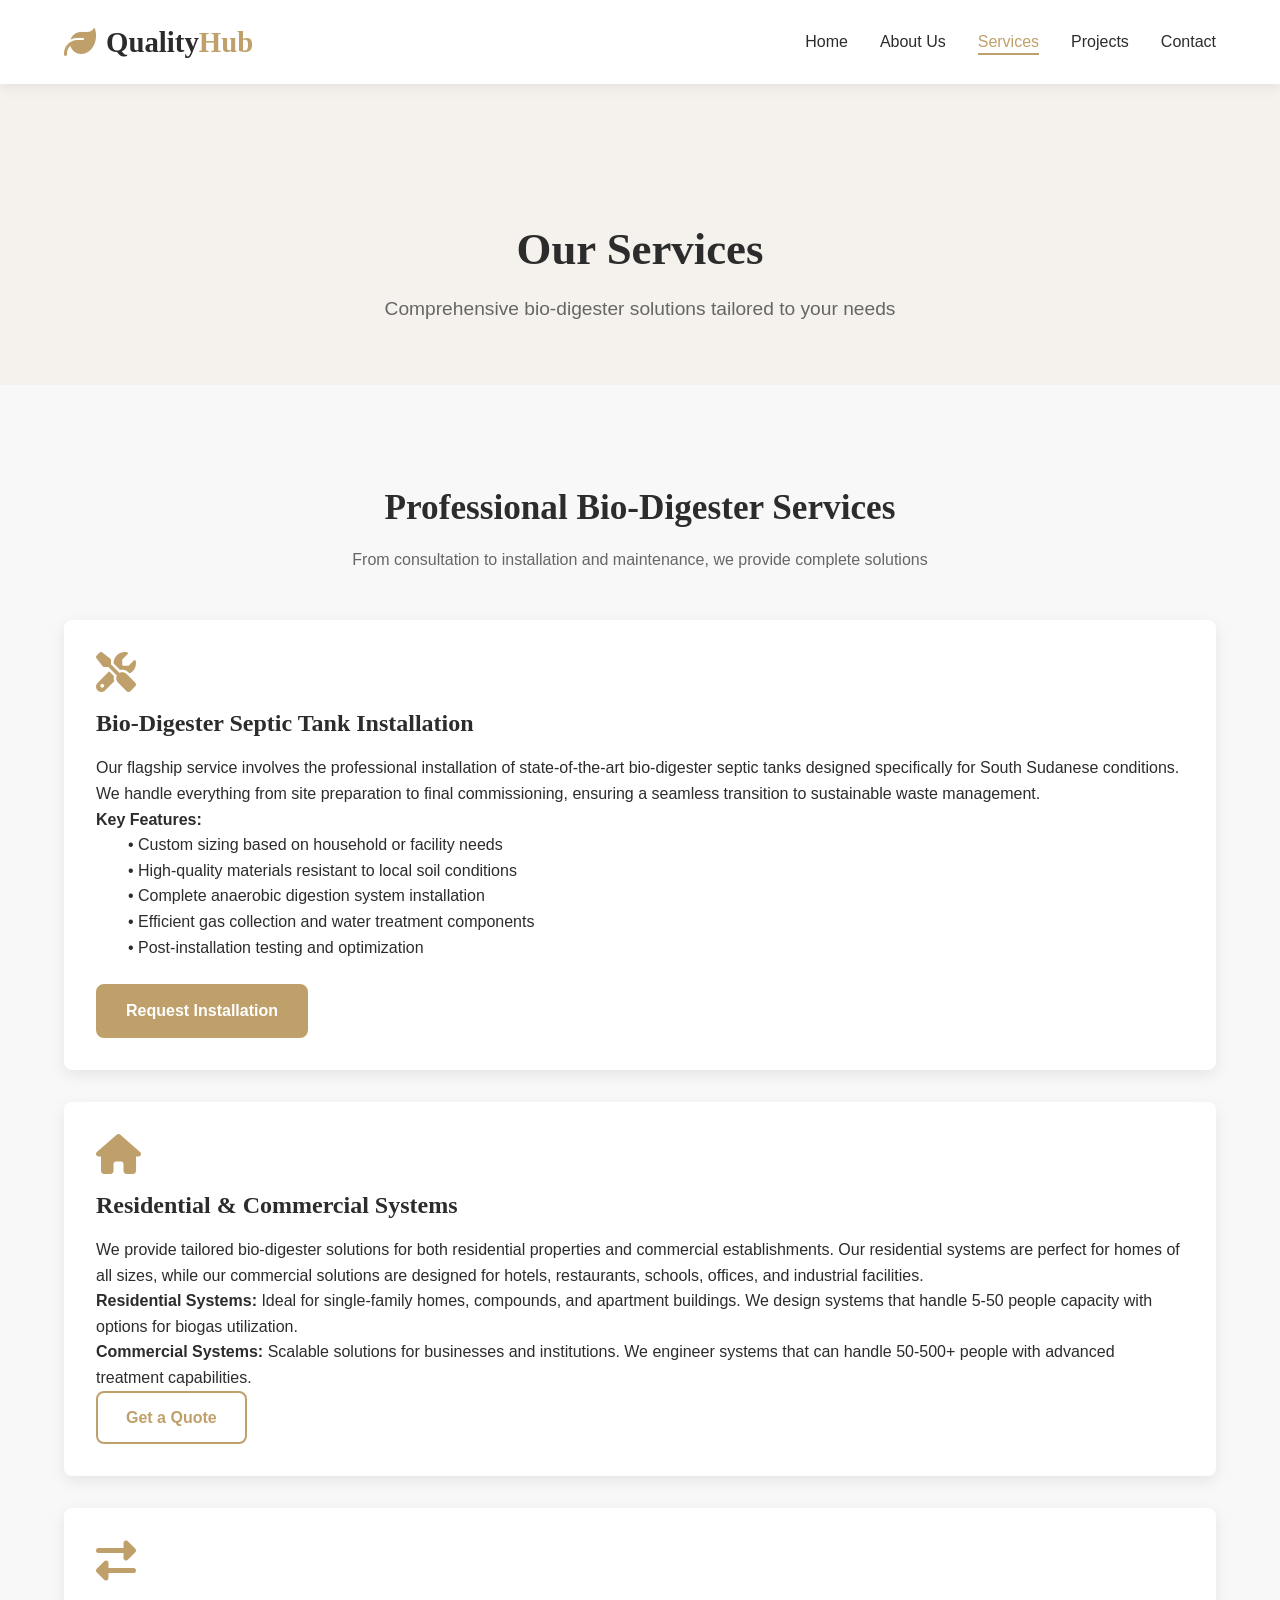
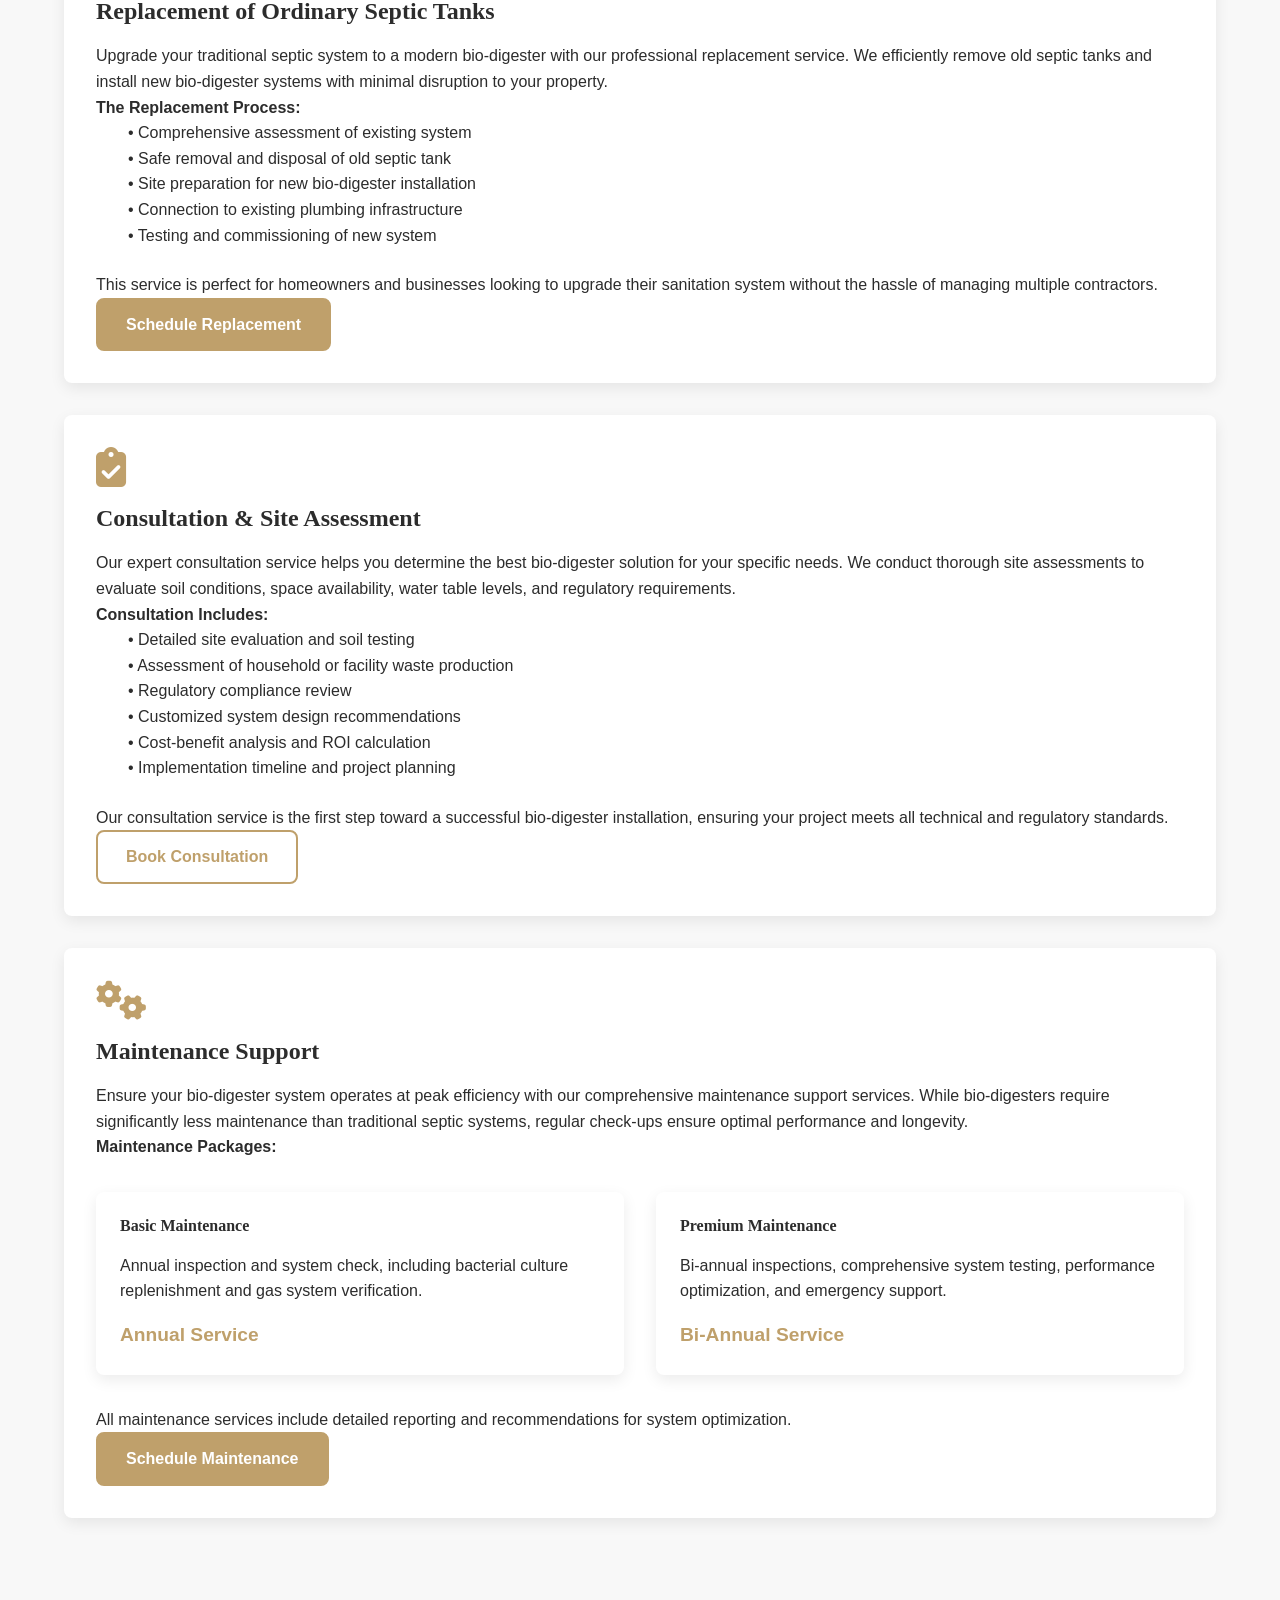
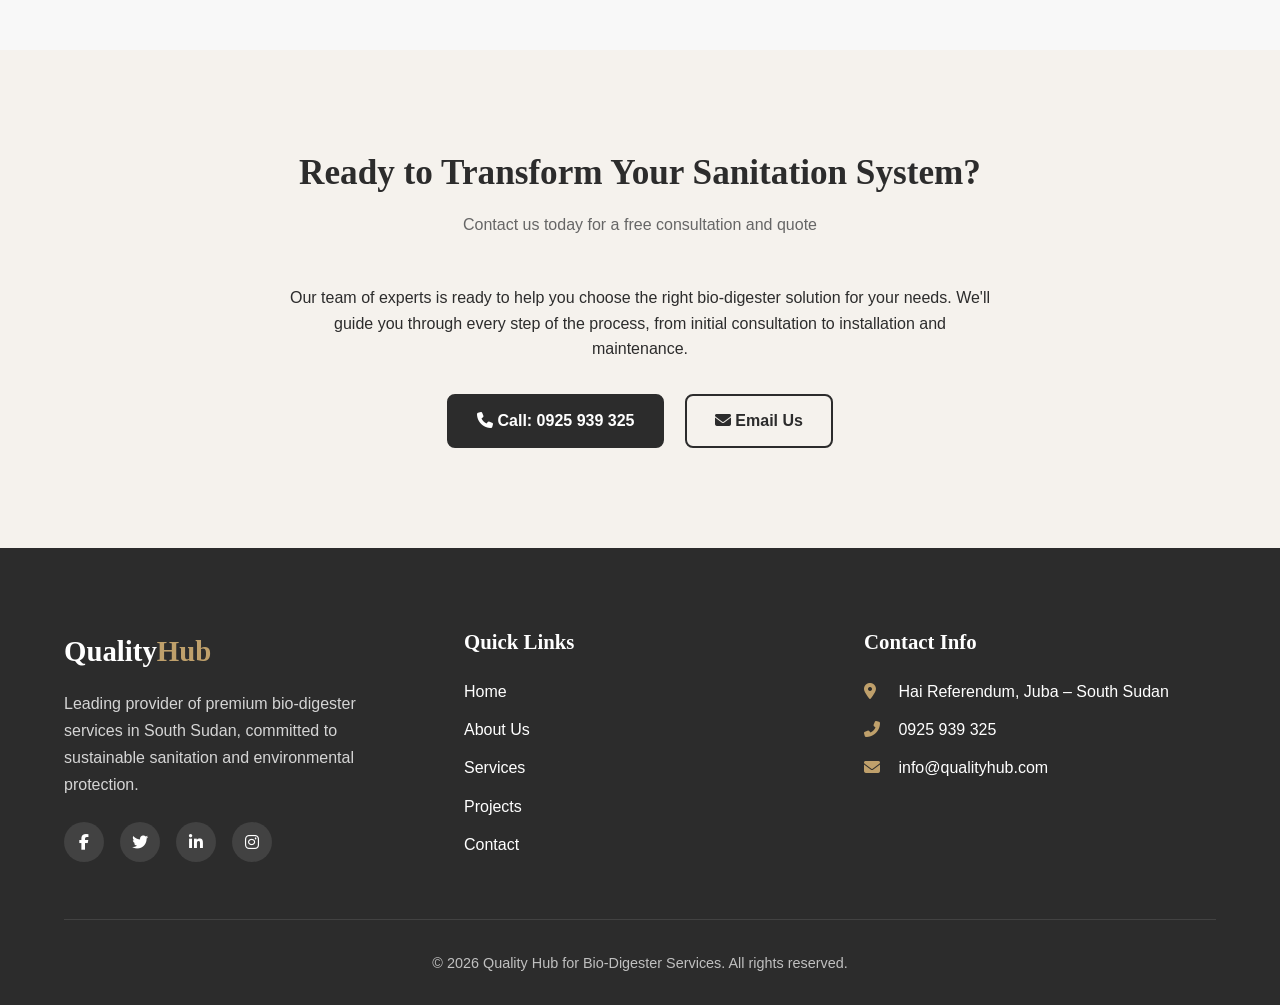
<file: services.html>
<!DOCTYPE html>
<html lang="en">
<head>
    <meta charset="UTF-8">
    <meta name="viewport" content="width=device-width, initial-scale=1.0">
    <title>Our Services | Quality Hub for Bio-Digester Services</title>
    <link rel="stylesheet" href="style.css">
    <link rel="stylesheet" href="https://cdnjs.cloudflare.com/ajax/libs/font-awesome/6.4.0/css/all.min.css">
    <link href="https://fonts.googleapis.com/css2?family=Poppins:wght@300;400;500;600;700&family=Inter:wght@300;400;500;600;700&display=swap" rel="stylesheet">
</head>
<body>
    <!-- Header -->
    <header>
        <div class="container">
            <div class="header-content">
                <a href="index.html" class="logo">
                    <i class="fas fa-leaf logo-icon"></i>
                    <div class="logo-text">Quality<span>Hub</span></div>
                </a>
                <div class="mobile-menu-btn">
                    <i class="fas fa-bars"></i>
                </div>
                <nav>
                    <ul>
                        <li><a href="index.html">Home</a></li>
                        <li><a href="about.html">About Us</a></li>
                        <li><a href="services.html" class="active">Services</a></li>
                        <li><a href="projects.html">Projects</a></li>
                        <li><a href="contact.html">Contact</a></li>
                    </ul>
                </nav>
            </div>
        </div>
    </header>

    <!-- Page Header -->
    <section class="page-header">
        <div class="container">
            <h1>Our Services</h1>
            <p>Comprehensive bio-digester solutions tailored to your needs</p>
        </div>
    </section>

    <!-- Services Details -->
    <section class="services">
        <div class="container">
            <div class="section-title">
                <h2>Professional Bio-Digester Services</h2>
                <p>From consultation to installation and maintenance, we provide complete solutions</p>
            </div>
            
            <!-- Service 1 -->
            <div class="service-detail">
                <i class="fas fa-tools"></i>
                <h3>Bio-Digester Septic Tank Installation</h3>
                <p>Our flagship service involves the professional installation of state-of-the-art bio-digester septic tanks designed specifically for South Sudanese conditions. We handle everything from site preparation to final commissioning, ensuring a seamless transition to sustainable waste management.</p>
                <p><strong>Key Features:</strong></p>
                <ul style="margin-left: 2rem; margin-bottom: 1.5rem;">
                    <li>• Custom sizing based on household or facility needs</li>
                    <li>• High-quality materials resistant to local soil conditions</li>
                    <li>• Complete anaerobic digestion system installation</li>
                    <li>• Efficient gas collection and water treatment components</li>
                    <li>• Post-installation testing and optimization</li>
                </ul>
                <a href="contact.html" class="btn">Request Installation</a>
            </div>
            
            <!-- Service 2 -->
            <div class="service-detail">
                <i class="fas fa-home"></i>
                <h3>Residential & Commercial Systems</h3>
                <p>We provide tailored bio-digester solutions for both residential properties and commercial establishments. Our residential systems are perfect for homes of all sizes, while our commercial solutions are designed for hotels, restaurants, schools, offices, and industrial facilities.</p>
                <p><strong>Residential Systems:</strong> Ideal for single-family homes, compounds, and apartment buildings. We design systems that handle 5-50 people capacity with options for biogas utilization.</p>
                <p><strong>Commercial Systems:</strong> Scalable solutions for businesses and institutions. We engineer systems that can handle 50-500+ people with advanced treatment capabilities.</p>
                <a href="contact.html" class="btn btn-outline">Get a Quote</a>
            </div>
            
            <!-- Service 3 -->
            <div class="service-detail">
                <i class="fas fa-exchange-alt"></i>
                <h3>Replacement of Ordinary Septic Tanks</h3>
                <p>Upgrade your traditional septic system to a modern bio-digester with our professional replacement service. We efficiently remove old septic tanks and install new bio-digester systems with minimal disruption to your property.</p>
                <p><strong>The Replacement Process:</strong></p>
                <ul style="margin-left: 2rem; margin-bottom: 1.5rem;">
                    <li>• Comprehensive assessment of existing system</li>
                    <li>• Safe removal and disposal of old septic tank</li>
                    <li>• Site preparation for new bio-digester installation</li>
                    <li>• Connection to existing plumbing infrastructure</li>
                    <li>• Testing and commissioning of new system</li>
                </ul>
                <p>This service is perfect for homeowners and businesses looking to upgrade their sanitation system without the hassle of managing multiple contractors.</p>
                <a href="contact.html" class="btn">Schedule Replacement</a>
            </div>
            
            <!-- Service 4 -->
            <div class="service-detail">
                <i class="fas fa-clipboard-check"></i>
                <h3>Consultation & Site Assessment</h3>
                <p>Our expert consultation service helps you determine the best bio-digester solution for your specific needs. We conduct thorough site assessments to evaluate soil conditions, space availability, water table levels, and regulatory requirements.</p>
                <p><strong>Consultation Includes:</strong></p>
                <ul style="margin-left: 2rem; margin-bottom: 1.5rem;">
                    <li>• Detailed site evaluation and soil testing</li>
                    <li>• Assessment of household or facility waste production</li>
                    <li>• Regulatory compliance review</li>
                    <li>• Customized system design recommendations</li>
                    <li>• Cost-benefit analysis and ROI calculation</li>
                    <li>• Implementation timeline and project planning</li>
                </ul>
                <p>Our consultation service is the first step toward a successful bio-digester installation, ensuring your project meets all technical and regulatory standards.</p>
                <a href="contact.html" class="btn btn-outline">Book Consultation</a>
            </div>
            
            <!-- Service 5 -->
            <div class="service-detail">
                <i class="fas fa-cogs"></i>
                <h3>Maintenance Support</h3>
                <p>Ensure your bio-digester system operates at peak efficiency with our comprehensive maintenance support services. While bio-digesters require significantly less maintenance than traditional septic systems, regular check-ups ensure optimal performance and longevity.</p>
                <p><strong>Maintenance Packages:</strong></p>
                <div class="services-grid" style="margin: 2rem 0;">
                    <div class="service-card">
                        <div class="service-content">
                            <h4>Basic Maintenance</h4>
                            <p>Annual inspection and system check, including bacterial culture replenishment and gas system verification.</p>
                            <div class="service-price">Annual Service</div>
                        </div>
                    </div>
                    <div class="service-card">
                        <div class="service-content">
                            <h4>Premium Maintenance</h4>
                            <p>Bi-annual inspections, comprehensive system testing, performance optimization, and emergency support.</p>
                            <div class="service-price">Bi-Annual Service</div>
                        </div>
                    </div>
                </div>
                <p>All maintenance services include detailed reporting and recommendations for system optimization.</p>
                <a href="contact.html" class="btn">Schedule Maintenance</a>
            </div>
        </div>
    </section>

    <!-- Service CTA -->
    <section class="trust-section">
        <div class="container">
            <div class="section-title">
                <h2>Ready to Transform Your Sanitation System?</h2>
                <p>Contact us today for a free consultation and quote</p>
            </div>
            <div class="text-center">
                <div style="max-width: 700px; margin: 0 auto 2rem;">
                    <p>Our team of experts is ready to help you choose the right bio-digester solution for your needs. We'll guide you through every step of the process, from initial consultation to installation and maintenance.</p>
                </div>
                <div>
                    <a href="contact.html" class="btn btn-accent" style="margin-right: 1rem;"><i class="fas fa-phone"></i> Call: 0925 939 325</a>
                    <a href="contact.html" class="btn btn-cta-outline"><i class="fas fa-envelope"></i> Email Us</a>
                </div>
            </div>
        </div>
    </section>

    <!-- Footer -->
    <footer>
        <div class="container">
            <div class="footer-container">
                <div class="footer-about">
                    <div class="footer-logo">Quality<span>Hub</span></div>
                    <p>Leading provider of premium bio-digester services in South Sudan, committed to sustainable sanitation and environmental protection.</p>
                    <div class="social-icons">
                        <a href="#" class="social-icon"><i class="fab fa-facebook-f"></i></a>
                        <a href="#" class="social-icon"><i class="fab fa-twitter"></i></a>
                        <a href="#" class="social-icon"><i class="fab fa-linkedin-in"></i></a>
                        <a href="#" class="social-icon"><i class="fab fa-instagram"></i></a>
                    </div>
                </div>
                <div class="footer-links">
                    <h4>Quick Links</h4>
                    <ul>
                        <li><a href="index.html">Home</a></li>
                        <li><a href="about.html">About Us</a></li>
                        <li><a href="services.html">Services</a></li>
                        <li><a href="projects.html">Projects</a></li>
                        <li><a href="contact.html">Contact</a></li>
                    </ul>
                </div>
                <div class="footer-contact">
                    <h4>Contact Info</h4>
                    <ul>
                        <li><i class="fas fa-map-marker-alt"></i> Hai Referendum, Juba – South Sudan</li>
                        <li><i class="fas fa-phone-alt"></i> 0925 939 325</li>
                        <li><i class="fas fa-envelope"></i> info@qualityhub.com</li>
                    </ul>
                </div>
            </div>
            <div class="copyright">
                <p>&copy; 2026 Quality Hub for Bio-Digester Services. All rights reserved.</p>
            </div>
        </div>
    </footer>

    <script src="script.js"></script>
</body>
</html>
</file>
<file: style.css>
/* style.css - Quality Hub for Bio-Digester Services */
/* Using the provided base CSS */

:root {
    --charcoal: #2c2c2c;
    --gold: #bfa06b;
    --gold-light: #d4b685;
    --gold-dark: #a88c5d;
    --white: #ffffff;
    --beige: #f5f2ed;
    --light-gray: #f8f8f8;
    --dark-gray: #666;
    --green: #2e7d32;
    --green-light: #4caf50;
    --transition: all 0.3s ease;
    --border-radius: 8px;
    --box-shadow: 0 5px 15px rgba(0, 0, 0, 0.08);
    --box-shadow-hover: 0 10px 25px rgba(0, 0, 0, 0.12);
}

* {
    margin: 0;
    padding: 0;
    box-sizing: border-box;
}

body {
    font-family: 'Lato', sans-serif;
    color: var(--charcoal);
    background-color: var(--white);
    overflow-x: hidden;
    line-height: 1.6;
}

h1, h2, h3, h4, h5, h6 {
    font-family: 'Playfair Display', serif;
    font-weight: 600;
    line-height: 1.3;
    margin-bottom: 1rem;
}

.container {
    width: 90%;
    max-width: 1200px;
    margin: 0 auto;
}

/* Additional Base Styles */
a {
    text-decoration: none;
    color: inherit;
    transition: var(--transition);
}

ul {
    list-style: none;
}

img {
    max-width: 100%;
    height: auto;
}

.text-center {
    text-align: center;
}

/* Buttons */
.btn {
    display: inline-block;
    padding: 12px 28px;
    background-color: var(--gold);
    color: var(--white);
    border-radius: var(--border-radius);
    font-weight: 600;
    font-size: 1rem;
    border: 2px solid var(--gold);
    cursor: pointer;
    transition: var(--transition);
    text-align: center;
    font-family: 'Lato', sans-serif;
}

.btn:hover {
    background-color: var(--gold-dark);
    border-color: var(--gold-dark);
    transform: translateY(-2px);
    box-shadow: var(--box-shadow-hover);
}

.btn-outline {
    background-color: transparent;
    color: var(--gold);
}

.btn-outline:hover {
    background-color: var(--gold);
    color: var(--white);
}

.btn-cta-outline {
    background-color: transparent;
    color: var(--charcoal);
    border-color: var(--charcoal);
}

.btn-cta-outline:hover {
    background-color: var(--charcoal);
    color: var(--white);
}

.btn-accent {
    background-color: var(--charcoal);
    border-color: var(--charcoal);
}

.btn-accent:hover {
    background-color: var(--dark-gray);
    border-color: var(--dark-gray);
}

/* Header & Navigation */
header {
    position: fixed;
    top: 0;
    left: 0;
    width: 100%;
    background-color: var(--white);
    box-shadow: 0 2px 15px rgba(0, 0, 0, 0.08);
    z-index: 1000;
    transition: var(--transition);
}

.header-content {
    display: flex;
    justify-content: space-between;
    align-items: center;
    padding: 1.2rem 0;
}

.logo {
    display: flex;
    align-items: center;
    font-size: 1.8rem;
    font-weight: 700;
    color: var(--charcoal);
    font-family: 'Playfair Display', serif;
}

.logo-icon {
    color: var(--gold);
    font-size: 2rem;
    margin-right: 10px;
}

.logo-text span {
    color: var(--gold);
}

nav ul {
    display: flex;
    gap: 2rem;
}

nav ul li a {
    font-weight: 500;
    color: var(--charcoal);
    position: relative;
    padding: 5px 0;
    font-family: 'Lato', sans-serif;
}

nav ul li a:hover, nav ul li a.active {
    color: var(--gold);
}

nav ul li a.active::after {
    content: '';
    position: absolute;
    bottom: 0;
    left: 0;
    width: 100%;
    height: 2px;
    background-color: var(--gold);
}

.mobile-menu-btn {
    display: none;
    font-size: 1.5rem;
    cursor: pointer;
    color: var(--charcoal);
}

/* Hero Section */
.hero {
    background: linear-gradient(rgba(0, 0, 0, 0.7), rgba(0, 0, 0, 0.7)), 
                url('https://images.unsplash.com/photo-1560518883-ce09059eeffa?ixlib=rb-4.0.3&auto=format&fit=crop&w=2073&q=80');
    background-size: cover;
    background-position: center;
    color: var(--white);
    padding: 180px 0 100px;
    margin-top: 80px;
    text-align: center;
}

.hero-content {
    max-width: 800px;
    margin: 0 auto;
}

.hero h1 {
    font-size: 2.8rem;
    margin-bottom: 1.5rem;
    color: var(--white);
}

.typing-container {
    min-height: 60px;
    margin-bottom: 1.5rem;
}

.typing-text {
    font-size: 1.8rem;
    font-weight: 600;
    color: var(--gold);
    border-right: 3px solid var(--gold);
    padding-right: 5px;
    animation: blink 1s infinite;
}

@keyframes blink {
    0%, 100% { opacity: 1; }
    50% { opacity: 0; }
}

.hero p {
    font-size: 1.1rem;
    margin-bottom: 2rem;
    opacity: 0.9;
}

.hero-btns {
    display: flex;
    justify-content: center;
    gap: 1rem;
    margin-top: 2rem;
}

/* Features Section */
.features {
    padding: 100px 0;
    background-color: var(--light-gray);
}

.section-title {
    text-align: center;
    margin-bottom: 3rem;
}

.section-title h2 {
    font-size: 2.2rem;
    color: var(--charcoal);
    margin-bottom: 1rem;
}

.section-title p {
    color: var(--dark-gray);
    max-width: 700px;
    margin: 0 auto;
}

.features-grid {
    display: grid;
    grid-template-columns: repeat(auto-fit, minmax(250px, 1fr));
    gap: 2rem;
    margin-top: 2rem;
}

.feature-card {
    background-color: var(--white);
    padding: 2rem;
    border-radius: var(--border-radius);
    box-shadow: var(--box-shadow);
    text-align: center;
    transition: var(--transition);
}

.feature-card:hover {
    transform: translateY(-10px);
    box-shadow: var(--box-shadow-hover);
}

.feature-icon {
    font-size: 2.5rem;
    color: var(--gold);
    margin-bottom: 1.5rem;
}

.feature-card h3 {
    font-size: 1.3rem;
    margin-bottom: 1rem;
}

/* About Section */
.about {
    padding: 100px 0;
}

.about-content {
    display: grid;
    grid-template-columns: 1fr 1fr;
    gap: 3rem;
    align-items: center;
}

.about-text h2 {
    font-size: 2.2rem;
    margin-bottom: 1.5rem;
}

.about-stats {
    display: flex;
    justify-content: space-between;
    margin-top: 2rem;
}

.stat-item {
    text-align: center;
}

.stat-number {
    display: block;
    font-size: 2.5rem;
    font-weight: 700;
    color: var(--gold);
    margin-bottom: 0.5rem;
    font-family: 'Playfair Display', serif;
}

.stat-label {
    font-size: 0.9rem;
    color: var(--dark-gray);
}

/* Services Section */
.services {
    padding: 100px 0;
    background-color: var(--light-gray);
}

.services-grid {
    display: grid;
    grid-template-columns: repeat(auto-fit, minmax(300px, 1fr));
    gap: 2rem;
}

.service-card {
    background-color: var(--white);
    border-radius: var(--border-radius);
    overflow: hidden;
    box-shadow: var(--box-shadow);
    transition: var(--transition);
}

.service-card:hover {
    transform: translateY(-10px);
    box-shadow: var(--box-shadow-hover);
}

.service-img {
    height: 200px;
    background-size: cover;
    background-position: center;
}

.service-content {
    padding: 1.5rem;
}

.service-content h3 {
    font-size: 1.3rem;
    margin-bottom: 1rem;
}

/* Service Detail Pages */
.service-detail {
    background-color: var(--white);
    padding: 2rem;
    border-radius: var(--border-radius);
    margin-bottom: 2rem;
    box-shadow: var(--box-shadow);
}

.service-detail i {
    font-size: 2.5rem;
    color: var(--gold);
    margin-bottom: 1rem;
    display: block;
}

.service-detail h3 {
    font-size: 1.5rem;
    margin-bottom: 1rem;
}

.service-price {
    font-size: 1.2rem;
    font-weight: 600;
    color: var(--gold);
    margin-top: 1rem;
}

/* Why Choose Section */
.why-choose {
    padding: 100px 0;
}

.why-choose-grid {
    display: grid;
    grid-template-columns: repeat(auto-fit, minmax(300px, 1fr));
    gap: 2rem;
}

.choose-card {
    text-align: center;
    padding: 2rem;
    background-color: var(--white);
    border-radius: var(--border-radius);
    box-shadow: var(--box-shadow);
    transition: var(--transition);
}

.choose-card:hover {
    transform: translateY(-5px);
    box-shadow: var(--box-shadow-hover);
}

.choose-card i {
    font-size: 2.5rem;
    color: var(--gold);
    margin-bottom: 1.5rem;
}

.choose-card h3 {
    font-size: 1.3rem;
    margin-bottom: 1rem;
}

/* Trust Section */
.trust-section {
    padding: 100px 0;
    background-color: var(--beige);
}

.trust-grid {
    display: grid;
    grid-template-columns: repeat(auto-fit, minmax(300px, 1fr));
    gap: 2rem;
}

.trust-card {
    text-align: center;
    padding: 2rem;
    background-color: var(--white);
    border-radius: var(--border-radius);
    box-shadow: var(--box-shadow);
}

.trust-card i {
    font-size: 2.5rem;
    color: var(--gold);
    margin-bottom: 1.5rem;
}

/* Page Header */
.page-header {
    padding: 140px 0 60px;
    background-color: var(--beige);
    text-align: center;
    margin-top: 80px;
}

.page-header h1 {
    font-size: 2.8rem;
    color: var(--charcoal);
    margin-bottom: 1rem;
}

.page-header p {
    font-size: 1.2rem;
    color: var(--dark-gray);
    max-width: 700px;
    margin: 0 auto;
}

/* Mission & Vision */
.about-mission {
    padding: 100px 0;
    background-color: var(--light-gray);
}

.mission-vision-grid {
    display: grid;
    grid-template-columns: 1fr 1fr;
    gap: 3rem;
}

.mission-card, .vision-card {
    padding: 2.5rem;
    border-radius: var(--border-radius);
    background-color: var(--white);
    box-shadow: var(--box-shadow);
}

.mission-card i, .vision-card i {
    font-size: 2.5rem;
    color: var(--gold);
    margin-bottom: 1.5rem;
}

.mission-card {
    border-top: 4px solid var(--gold);
}

.vision-card {
    border-top: 4px solid var(--charcoal);
}

/* Projects Gallery */
.projects {
    padding: 100px 0;
}

.projects-grid {
    display: grid;
    grid-template-columns: repeat(auto-fit, minmax(300px, 1fr));
    gap: 1.5rem;
}

.image-only-grid {
    grid-template-columns: repeat(auto-fit, minmax(250px, 1fr));
}

.project-image {
    height: 250px;
    border-radius: var(--border-radius);
    background-size: cover;
    background-position: center;
    transition: var(--transition);
}

.project-image:hover {
    transform: scale(1.03);
    box-shadow: var(--box-shadow-hover);
}

/* Footer */
footer {
    background-color: var(--charcoal);
    color: var(--white);
    padding: 80px 0 30px;
}

.footer-container {
    display: grid;
    grid-template-columns: repeat(auto-fit, minmax(250px, 1fr));
    gap: 3rem;
    margin-bottom: 3rem;
}

.footer-about p {
    margin: 1rem 0;
    opacity: 0.8;
    line-height: 1.7;
}

.footer-logo {
    font-family: 'Playfair Display', serif;
    font-size: 1.8rem;
    font-weight: 700;
    margin-bottom: 1rem;
}

.footer-logo span {
    color: var(--gold);
}

.social-icons {
    display: flex;
    gap: 1rem;
    margin-top: 1.5rem;
}

.social-icon {
    display: inline-flex;
    align-items: center;
    justify-content: center;
    width: 40px;
    height: 40px;
    background-color: rgba(255, 255, 255, 0.1);
    border-radius: 50%;
    transition: var(--transition);
}

.social-icon:hover {
    background-color: var(--gold);
    transform: translateY(-3px);
}

.footer-links h4, .footer-contact h4 {
    font-size: 1.3rem;
    margin-bottom: 1.5rem;
    color: var(--white);
    font-family: 'Playfair Display', serif;
}

.footer-links ul li, .footer-contact ul li {
    margin-bottom: 0.8rem;
    font-family: 'Lato', sans-serif;
}

.footer-links ul li a:hover {
    color: var(--gold);
    padding-left: 5px;
}

.footer-contact ul li i {
    margin-right: 10px;
    color: var(--gold);
    width: 20px;
}

.copyright {
    text-align: center;
    padding-top: 2rem;
    border-top: 1px solid rgba(255, 255, 255, 0.1);
    color: rgba(255, 255, 255, 0.7);
    font-size: 0.9rem;
    font-family: 'Lato', sans-serif;
}

/* Responsive Design */
@media (max-width: 992px) {
    .hero h1 {
        font-size: 2.3rem;
    }
    
    .about-content, .mission-vision-grid {
        grid-template-columns: 1fr;
        gap: 2rem;
    }
    
    .about-image {
        order: -1;
    }
}

@media (max-width: 768px) {
    .mobile-menu-btn {
        display: block;
    }
    
    nav {
        position: fixed;
        top: 80px;
        left: -100%;
        width: 100%;
        height: calc(100vh - 80px);
        background-color: var(--white);
        transition: var(--transition);
        z-index: 999;
        overflow-y: auto;
    }
    
    nav.active {
        left: 0;
    }
    
    nav ul {
        flex-direction: column;
        padding: 2rem;
        gap: 1rem;
    }
    
    nav ul li {
        margin: 0;
    }
    
    .hero h1 {
        font-size: 2rem;
    }
    
    .typing-text {
        font-size: 1.5rem;
    }
    
    .hero-btns {
        flex-direction: column;
        align-items: center;
    }
    
    .hero-btns .btn {
        width: 100%;
        max-width: 300px;
        margin-bottom: 1rem;
    }
    
    .about-stats {
        flex-direction: column;
        gap: 1.5rem;
    }
    
    .section-title h2 {
        font-size: 1.8rem;
    }
    
    .page-header h1 {
        font-size: 2.2rem;
    }
}

@media (max-width: 480px) {
    .hero {
        padding: 150px 0 80px;
    }
    
    .hero h1 {
        font-size: 1.8rem;
    }
    
    .typing-text {
        font-size: 1.2rem;
    }
    
    .btn {
        padding: 10px 20px;
        font-size: 0.9rem;
    }
    
    .features, .about, .services, .why-choose, .trust-section {
        padding: 70px 0;
    }
    
    .feature-card, .service-card, .choose-card, .trust-card {
        padding: 1.5rem;
    }
}

/* Contact Page Specific Styles */

/* Contact Section */
.contact {
    padding: 100px 0;
}

.contact-container {
    display: grid;
    grid-template-columns: 1fr 1fr;
    gap: 3rem;
    margin-bottom: 4rem;
}

.contact-info h3, .contact-form h3 {
    font-size: 1.8rem;
    margin-bottom: 1rem;
    color: var(--charcoal);
}

.contact-info p, .contact-form p {
    color: var(--dark-gray);
    margin-bottom: 2rem;
}

/* Contact Details */
.contact-details {
    margin: 2rem 0 3rem;
}

.contact-detail {
    display: flex;
    align-items: flex-start;
    margin-bottom: 1.5rem;
    padding: 1rem;
    border-radius: var(--border-radius);
    background-color: var(--light-gray);
    transition: var(--transition);
}

.contact-detail:hover {
    background-color: var(--beige);
    transform: translateX(5px);
}

.contact-icon {
    width: 50px;
    height: 50px;
    background-color: var(--gold);
    color: var(--white);
    border-radius: 50%;
    display: flex;
    align-items: center;
    justify-content: center;
    margin-right: 1rem;
    flex-shrink: 0;
}

.contact-icon i {
    font-size: 1.2rem;
}

.contact-detail h4 {
    font-size: 1.1rem;
    margin-bottom: 0.3rem;
    color: var(--charcoal);
}

.contact-detail p {
    margin-bottom: 0.2rem;
    font-size: 0.95rem;
    color: var(--dark-gray);
}

/* Contact Form */
.contact-form {
    background-color: var(--white);
    padding: 2rem;
    border-radius: var(--border-radius);
    box-shadow: var(--box-shadow);
}

.form-group {
    margin-bottom: 1.5rem;
}

.form-group label {
    display: block;
    margin-bottom: 0.5rem;
    font-weight: 500;
    color: var(--charcoal);
    font-family: 'Lato', sans-serif;
}

.form-group label:after {
    content: '*';
    color: #e74c3c;
    margin-left: 3px;
    opacity: 0.8;
}

.form-group label[for="email"]:after,
.form-group label[for="service"]:after {
    content: '';
}

.form-control {
    width: 100%;
    padding: 12px 15px;
    border: 1px solid #ddd;
    border-radius: var(--border-radius);
    font-family: 'Lato', sans-serif;
    font-size: 1rem;
    transition: var(--transition);
    background-color: var(--light-gray);
}

.form-control:focus {
    outline: none;
    border-color: var(--gold);
    background-color: var(--white);
    box-shadow: 0 0 0 3px rgba(191, 160, 107, 0.1);
}

textarea.form-control {
    resize: vertical;
    min-height: 120px;
}

select.form-control {
    cursor: pointer;
    appearance: none;
    background-image: url("data:image/svg+xml,%3Csvg xmlns='http://www.w3.org/2000/svg' width='12' height='12' fill='%232c2c2c' viewBox='0 0 16 16'%3E%3Cpath d='M7.247 11.14 2.451 5.658C1.885 5.013 2.345 4 3.204 4h9.592a1 1 0 0 1 .753 1.659l-4.796 5.48a1 1 0 0 1-1.506 0z'/%3E%3C/svg%3E");
    background-repeat: no-repeat;
    background-position: right 15px center;
    background-size: 12px;
}

.btn-block {
    display: block;
    width: 100%;
    padding: 14px;
    font-size: 1.1rem;
}

/* Map Section */
.map-container {
    margin: 3rem 0;
    border-radius: var(--border-radius);
    overflow: hidden;
    box-shadow: var(--box-shadow);
}

.map-placeholder {
    background-color: var(--beige);
    padding: 4rem 2rem;
    text-align: center;
    min-height: 300px;
    display: flex;
    align-items: center;
    justify-content: center;
}

.map-placeholder i {
    color: var(--gold);
}

.map-placeholder h3 {
    margin-bottom: 0.5rem;
}

/* FAQ in Contact Page */
.contact .choose-card {
    text-align: left;
    padding: 1.5rem;
}

.contact .choose-card h3 {
    font-size: 1.2rem;
    margin-bottom: 0.8rem;
    color: var(--charcoal);
}

.contact .choose-card p {
    font-size: 0.95rem;
    color: var(--dark-gray);
}

/* Emergency CTA in Contact Page */
.contact .trust-section {
    padding: 80px 0;
    background-color: var(--light-gray);
}

.contact .trust-section .about-content {
    align-items: center;
}

.contact .trust-section .about-text h2 {
    font-size: 1.8rem;
    margin-bottom: 1rem;
}

.contact .trust-section .about-text p {
    margin-bottom: 1rem;
}

.contact .trust-section .about-image {
    height: 250px;
    border-radius: var(--border-radius);
    overflow: hidden;
}

/* Responsive Design for Contact Page */
@media (max-width: 992px) {
    .contact-container {
        grid-template-columns: 1fr;
        gap: 2rem;
    }
    
    .contact-info {
        order: 2;
    }
    
    .contact-form {
        order: 1;
    }
    
    .contact .trust-section .about-content {
        grid-template-columns: 1fr;
    }
    
    .contact .trust-section .about-image {
        order: -1;
        margin-bottom: 2rem;
    }
}

@media (max-width: 768px) {
    .contact {
        padding: 70px 0;
    }
    
    .contact-detail {
        flex-direction: column;
        align-items: flex-start;
    }
    
    .contact-icon {
        margin-bottom: 1rem;
    }
    
    .contact-form {
        padding: 1.5rem;
    }
    
    .map-placeholder {
        padding: 3rem 1.5rem;
    }
}

@media (max-width: 480px) {
    .contact-info, .contact-form {
        padding: 1rem;
    }
    
    .contact-details {
        margin: 1.5rem 0;
    }
    
    .contact-form {
        padding: 1.2rem;
    }
    
    .form-group {
        margin-bottom: 1.2rem;
    }
    
    .form-control {
        padding: 10px 12px;
    }
}
</file>
